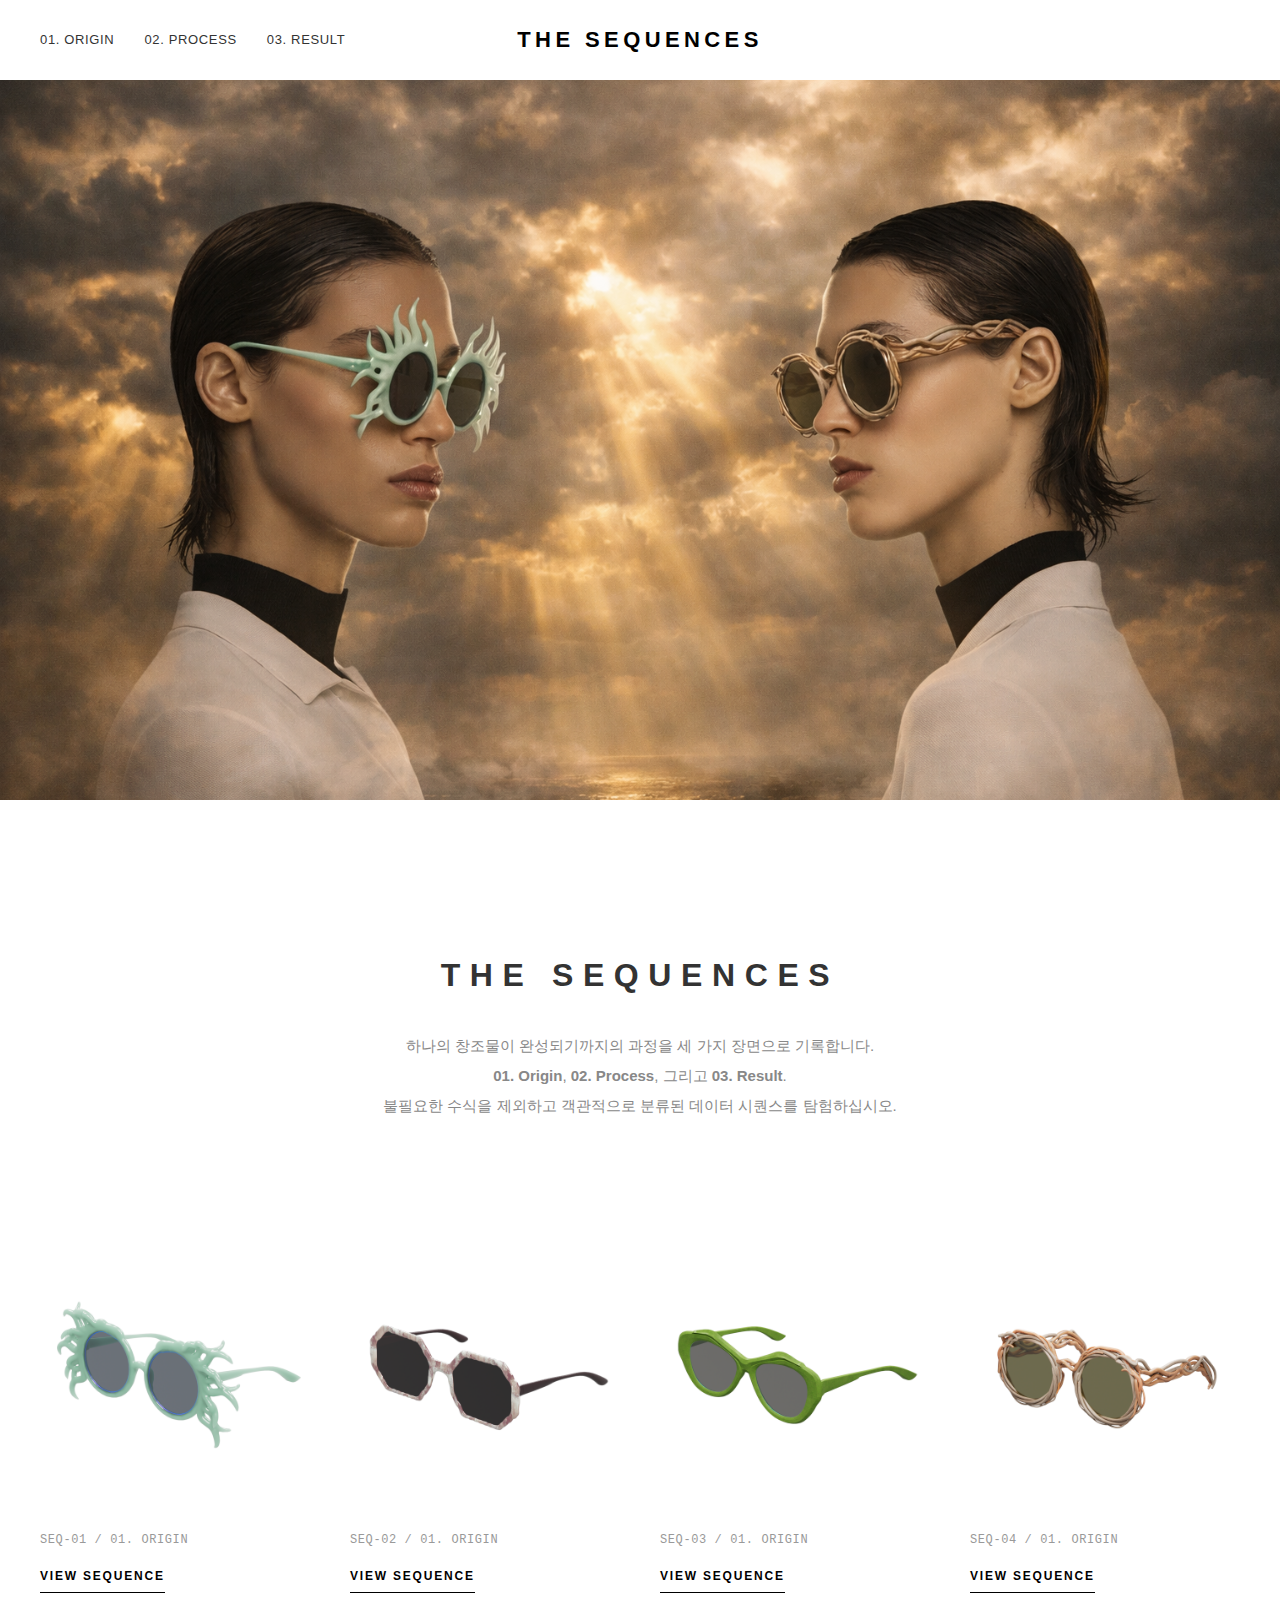
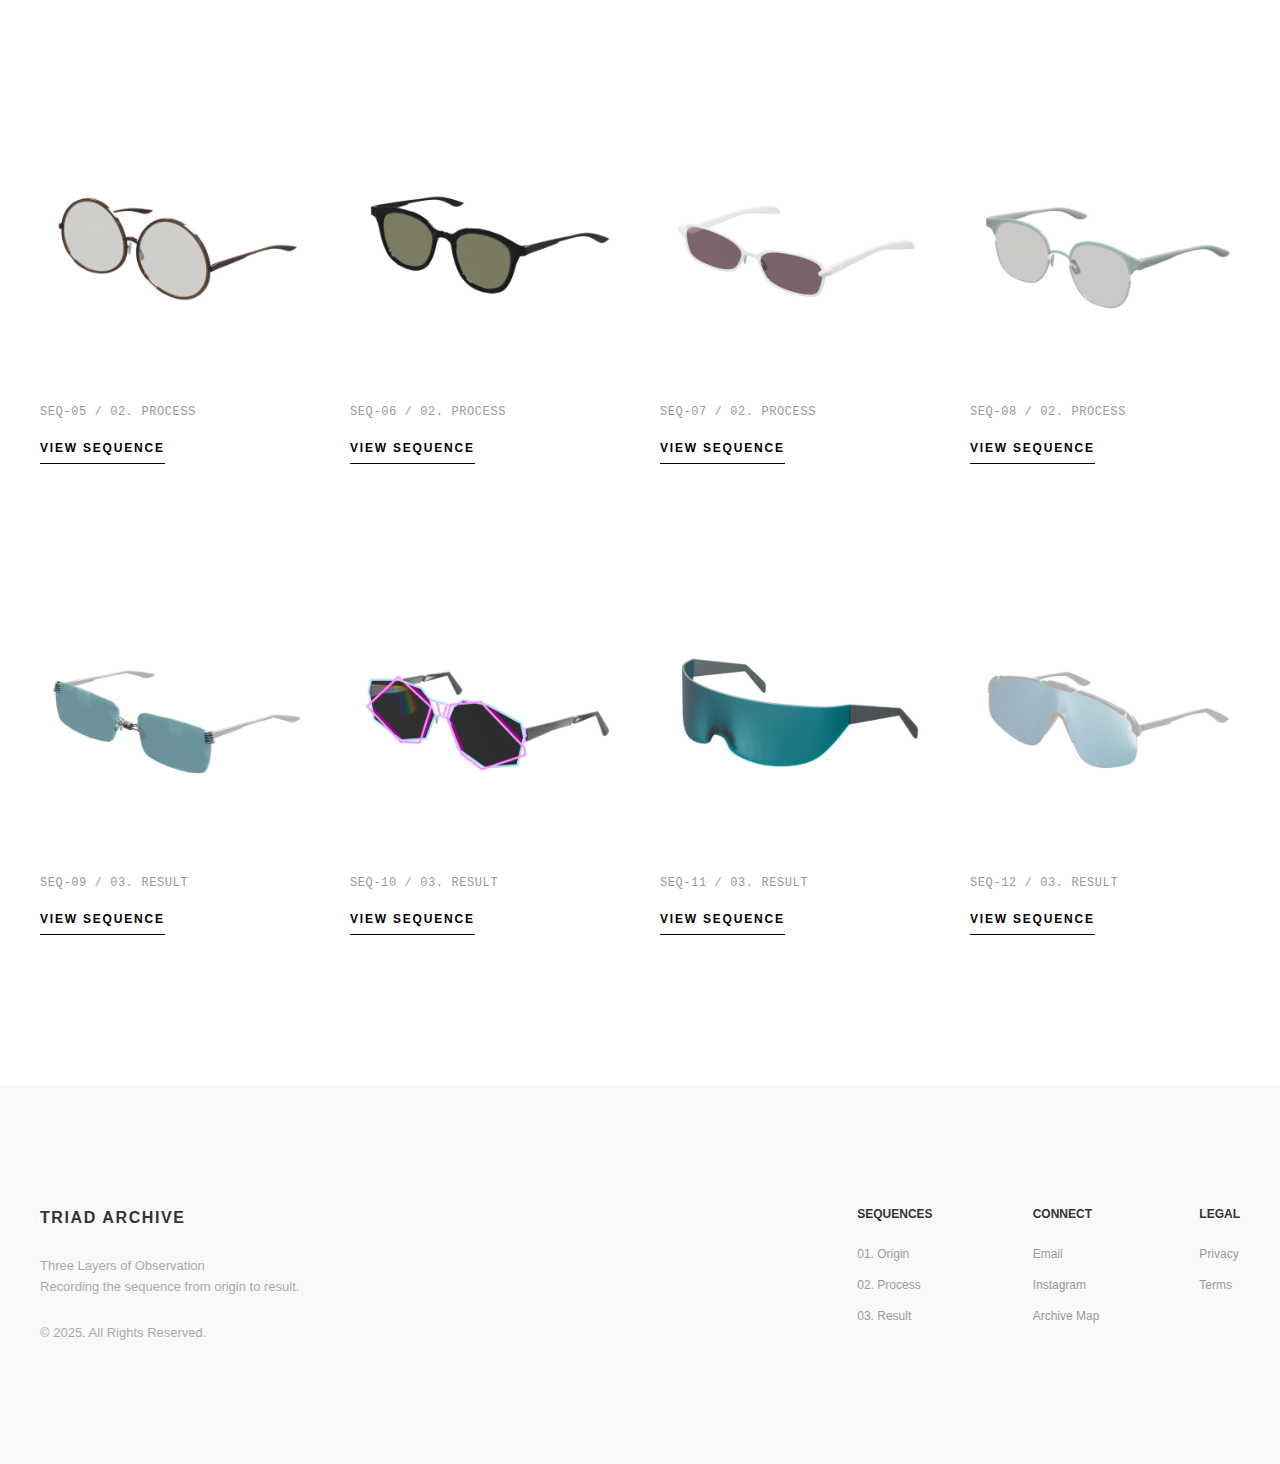
<file: index.html>
<!DOCTYPE html>
<html lang="ko">
  <head>
    <meta charset="UTF-8" />
    <meta name="viewport" content="width=device-width, initial-scale=1.0" />
    <title>THE SEQUENCES</title>
    <link rel="stylesheet" href="style.css" />
  </head>
  <body>
    <header>
      <nav>
        <div class="nav-links">
          <a href="collection1.html">01. ORIGIN</a>
          <a href="collection2.html">02. PROCESS</a>
          <a href="collection3.html">03. RESULT</a>
        </div>
        <div class="logo">
          <a href="index.html">THE SEQUENCES</a>
        </div>
      </nav>
    </header>

    <section class="main-banner">
      <img src="img/main.png" alt="Origin Sequence Visual" />

      <div class="banner-text"></div>
    </section>

    <section class="content-section">
      <div class="section-header">
        <h2>The Sequences</h2>
        <p>
          하나의 창조물이 완성되기까지의 과정을 세 가지 장면으로 기록합니다.
          <br />
          <strong>01. Origin</strong>, <strong>02. Process</strong>, 그리고
          <strong>03. Result</strong>. <br />
          불필요한 수식을 제외하고 객관적으로 분류된 데이터 시퀀스를
          탐험하십시오.
        </p>
      </div>
      <div class="grid-container">
        <script>
          for (let i = 1; i <= 12; i++) {
            // 줄 번호 계산 (1~4: 1줄, 5~8: 2줄, 9~12: 3줄)
            let link = "";
            let seqName = "";

            if (i <= 4) {
              link = "collection1.html";
              seqName = "01. ORIGIN";
            } else if (i <= 8) {
              link = "collection2.html";
              seqName = "02. PROCESS";
            } else {
              link = "collection3.html";
              seqName = "03. RESULT";
            }

            document.write(`
          <div class="card">
              <a href="${link}" class="img-link">
                  <div class="img-box">
                      <img src="img/${i}.png" alt="Sequence ${i}">
                  </div>
              </a>
              <p class="card-text">SEQ-${String(i).padStart(
                2,
                "0"
              )} / ${seqName}</p>
              <a href="${link}" class="learn-more">View Sequence</a>
          </div>
      `);
          }
        </script>
      </div>
    </section>

    <footer>
      <div class="footer-container">
        <div class="footer-info">
          <h3>TRIAD ARCHIVE</h3>
          <p>
            Three Layers of Observation<br />Recording the sequence from origin
            to result.
          </p>
          <br />
          <p class="copyright">© 2025. All Rights Reserved.</p>
        </div>

        <div class="footer-links">
          <div class="link-col">
            <strong>Sequences</strong>
            <a href="collection1.html">01. Origin</a>
            <a href="collection2.html">02. Process</a>
            <a href="collection3.html">03. Result</a>
          </div>
          <div class="link-col">
            <strong>Connect</strong>
            <a href="mailto:info@triad-archive.com">Email</a>
            <a href="https://instagram.com" target="_blank">Instagram</a>
            <a href="#">Archive Map</a>
          </div>
          <div class="link-col">
            <strong>Legal</strong>
            <a href="#">Privacy</a>
            <a href="#">Terms</a>
          </div>
        </div>
      </div>
    </footer>
  </body>
</html>
</file>
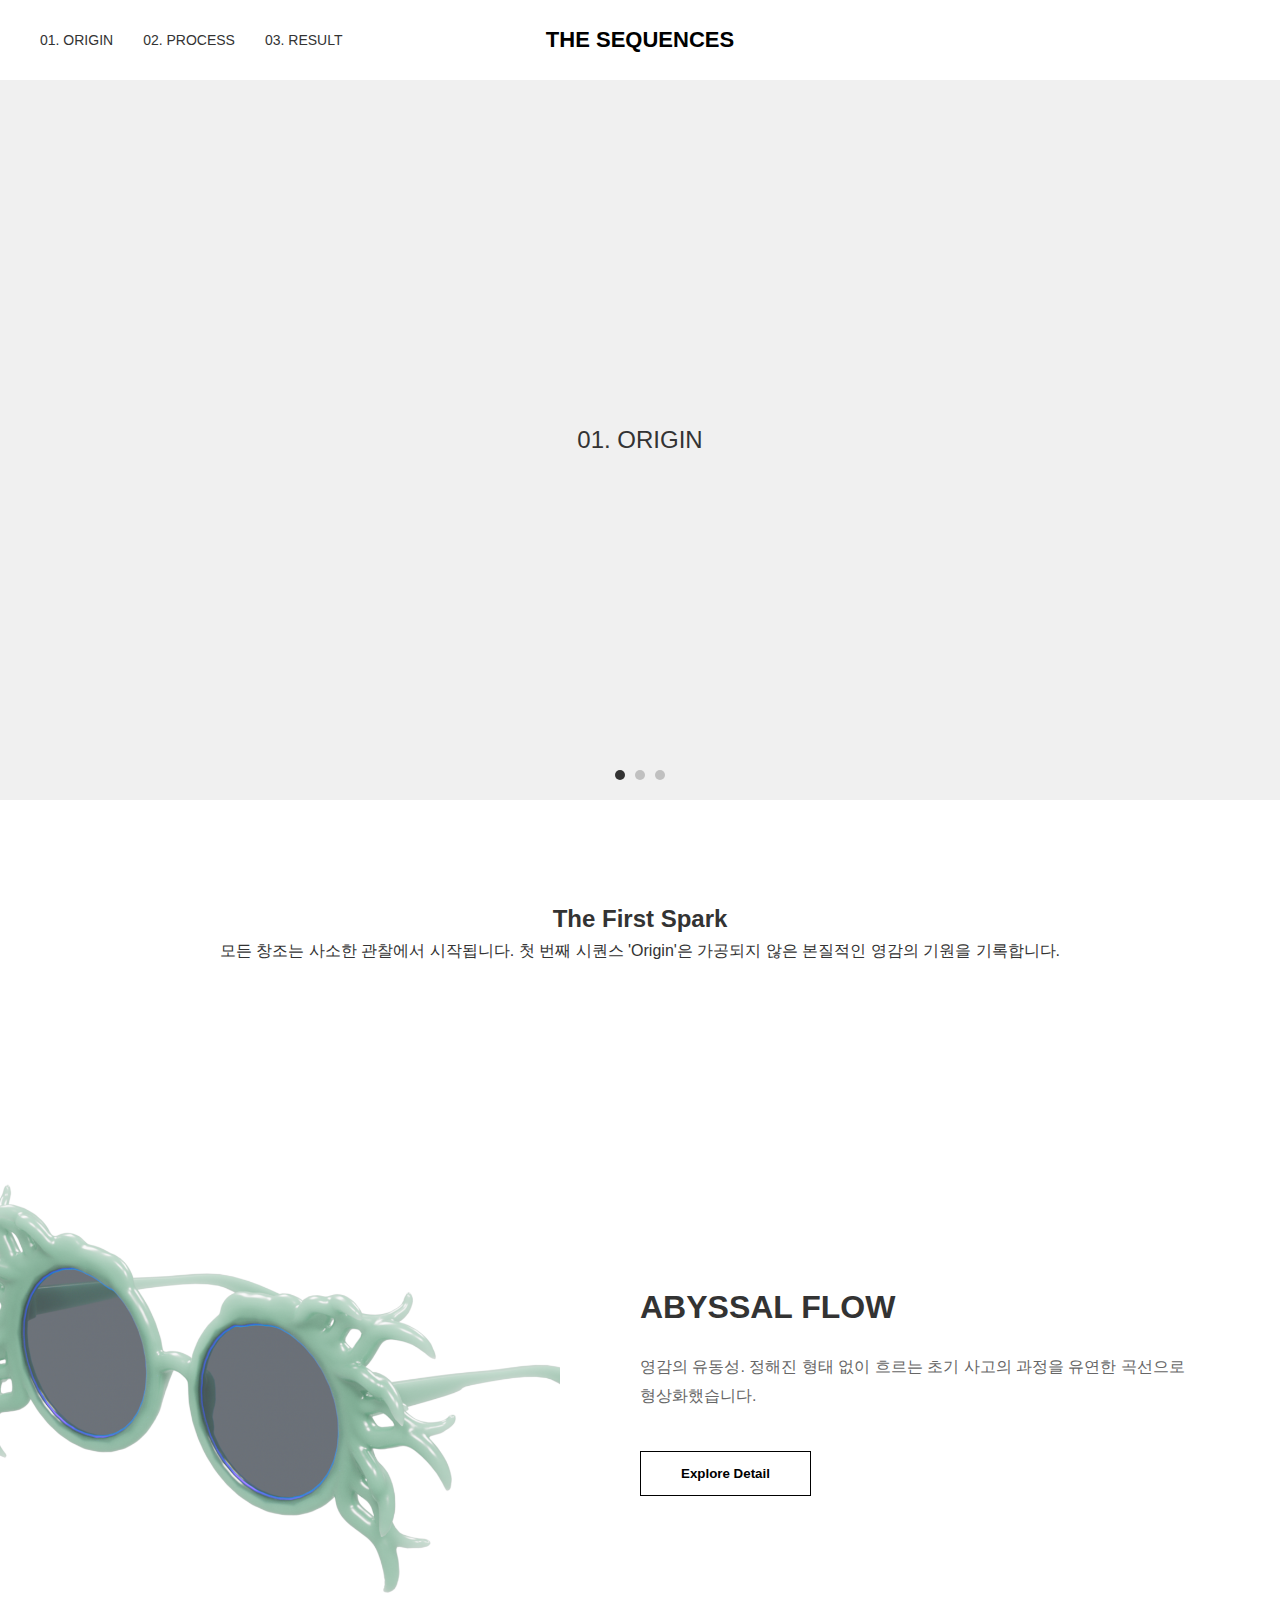
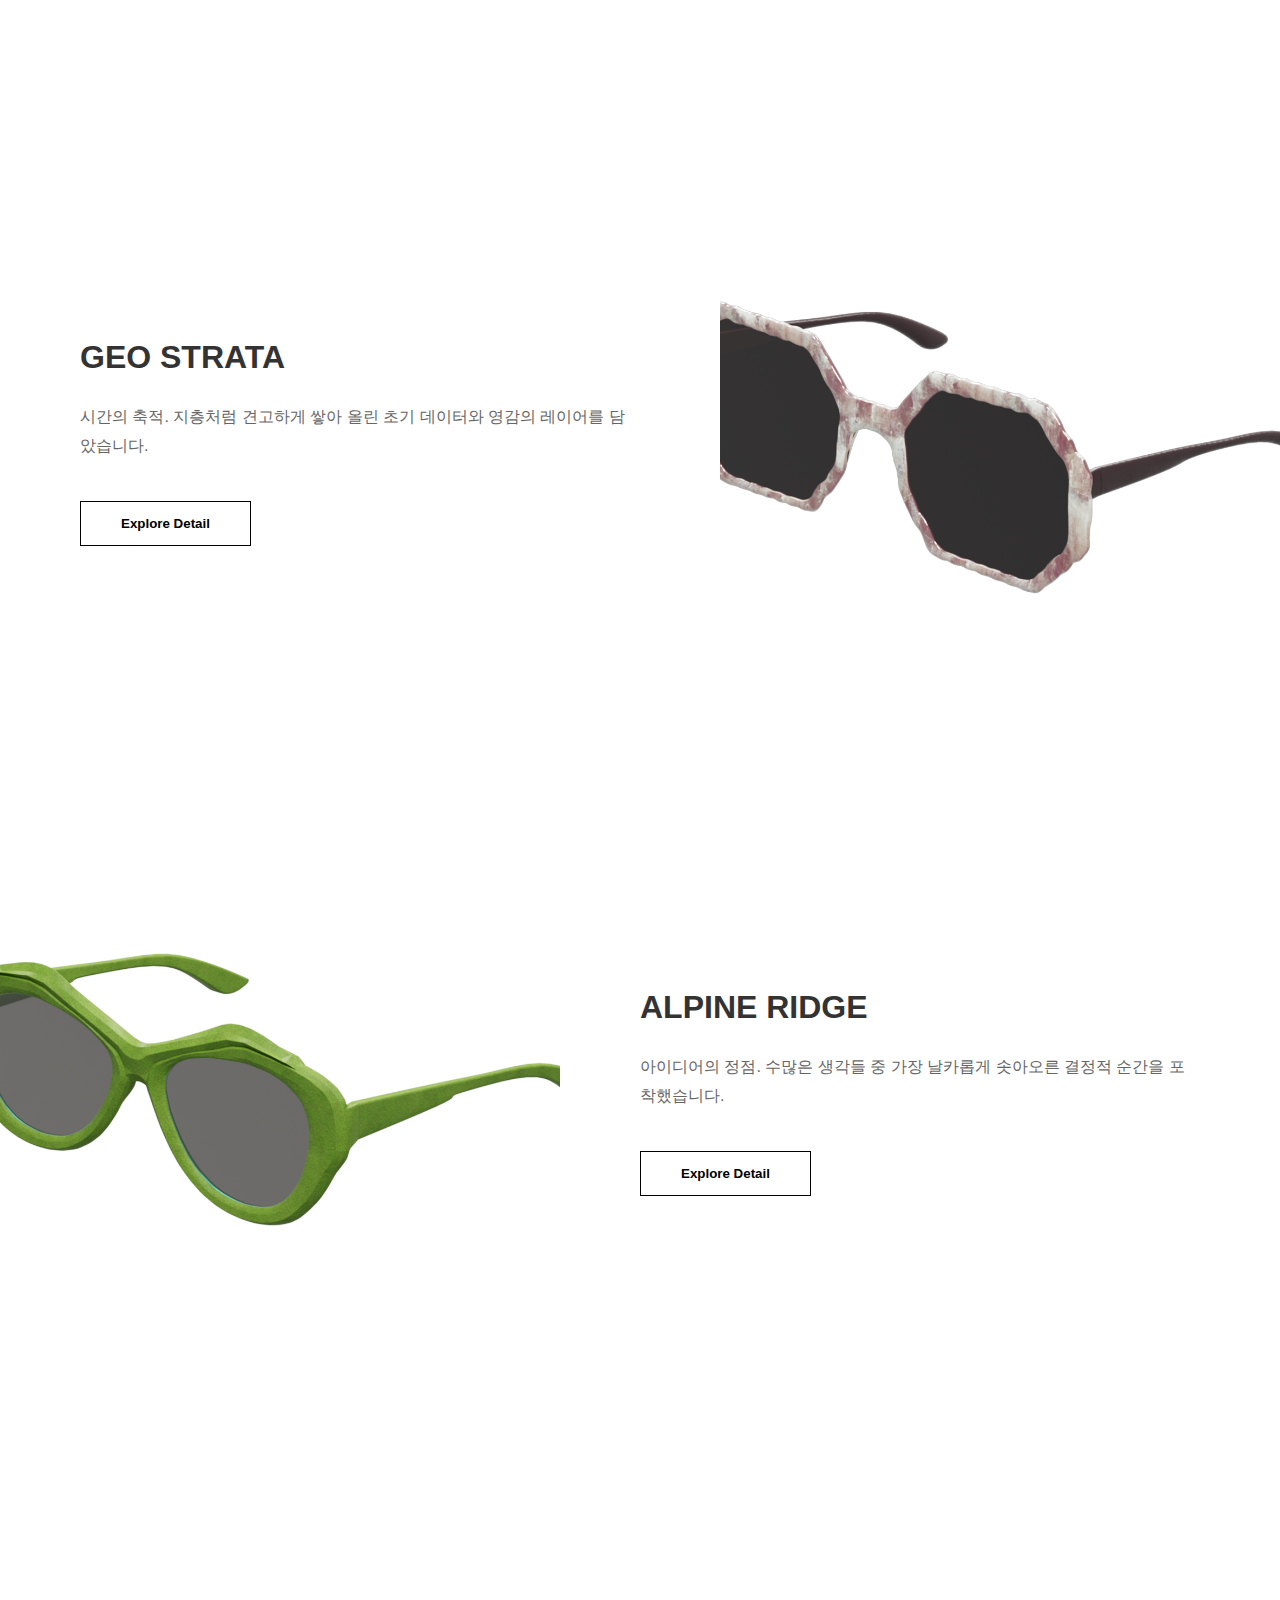
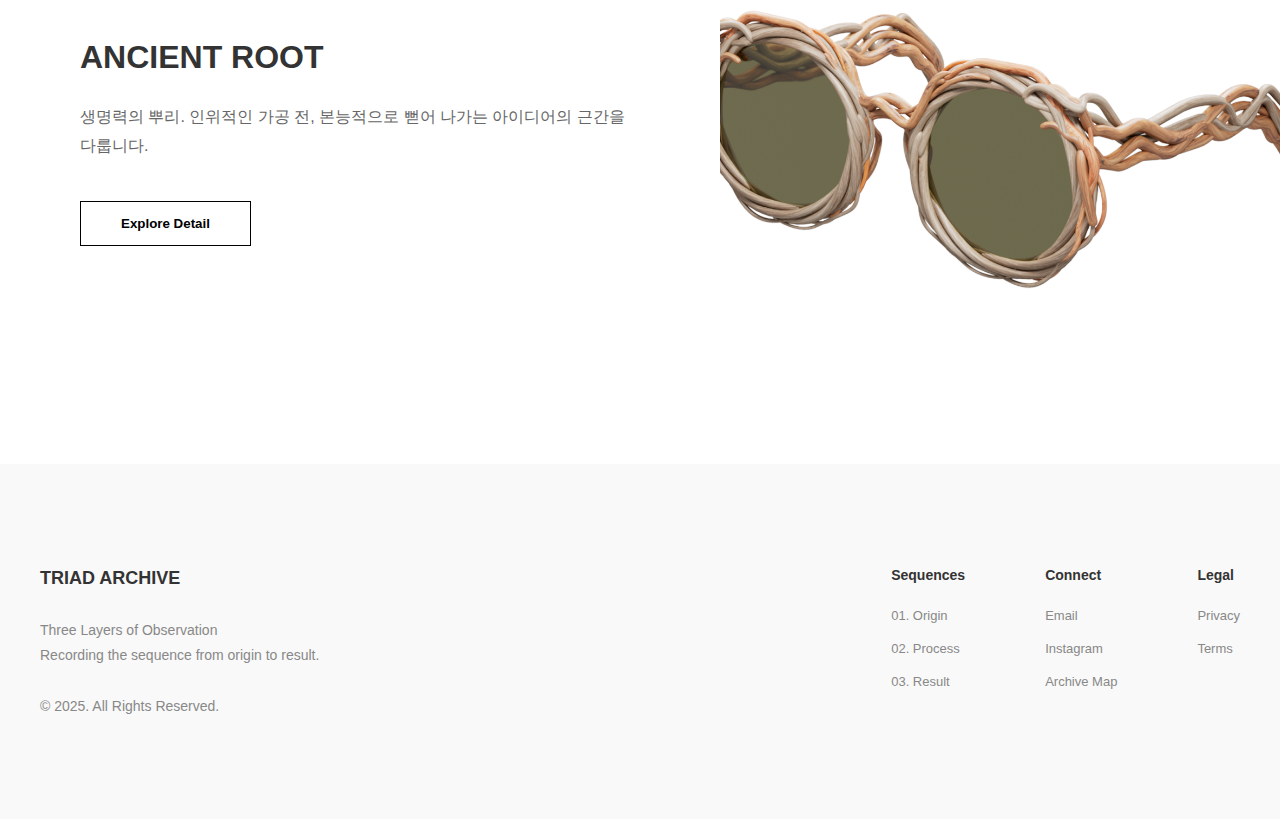
<file: collection1.html>
<!DOCTYPE html>
<html lang="ko">
  <head>
    <meta charset="UTF-8" />
    <meta name="viewport" content="width=device-width, initial-scale=1.0" />
    <title>THE SEQUENCES - 01. ORIGIN</title>
    <link rel="stylesheet" href="common_style.css" />
  </head>
  <body>
    <header>
      <nav>
        <div class="nav-links">
          <a href="collection1.html">01. ORIGIN</a>
          <a href="collection2.html">02. PROCESS</a>
          <a href="collection3.html">03. RESULT</a>
        </div>
        <div class="logo">
          <a href="index.html">THE SEQUENCES</a>
        </div>
      </nav>
    </header>

    <section class="common-banner">
      <div class="slider-wrapper">
        <div class="common-slide">01. ORIGIN</div>
        <div class="common-slide">RAW INSPIRATION</div>
        <div class="common-slide">SEQUENCE START</div>
      </div>
      <div class="slider-dots">
        <span class="dot active" onclick="moveSlide(0)"></span>
        <span class="dot" onclick="moveSlide(1)"></span>
        <span class="dot" onclick="moveSlide(2)"></span>
      </div>
    </section>

    <section class="zigzag-section">
      <div class="section-intro">
        <h2>The First Spark</h2>
        <p>
          모든 창조는 사소한 관찰에서 시작됩니다. 첫 번째 시퀀스 'Origin'은
          가공되지 않은 본질적인 영감의 기원을 기록합니다.
        </p>
      </div>

      <div class="feature-row">
        <div class="media-box">
          <img src="img/col_1.png" class="base-img" />
          <video muted loop playsinline class="hover-vid">
            <source src="img/col_1.mp4" type="video/mp4" />
          </video>
        </div>
        <div class="text-box">
          <h3>ABYSSAL FLOW</h3>
          <p>
            영감의 유동성. 정해진 형태 없이 흐르는 초기 사고의 과정을 유연한
            곡선으로 형상화했습니다.
          </p>
          <button class="learn-more">Explore Detail</button>
        </div>
      </div>

      <div class="feature-row reverse">
        <div class="media-box">
          <img src="img/col_2.png" class="base-img" />
          <video muted loop playsinline class="hover-vid">
            <source src="img/col_2.mp4" type="video/mp4" />
          </video>
        </div>
        <div class="text-box">
          <h3>GEO STRATA</h3>
          <p>
            시간의 축적. 지층처럼 견고하게 쌓아 올린 초기 데이터와 영감의
            레이어를 담았습니다.
          </p>
          <button class="learn-more">Explore Detail</button>
        </div>
      </div>

      <div class="feature-row">
        <div class="media-box">
          <img src="img/col_3.png" class="base-img" />
          <video muted loop playsinline class="hover-vid">
            <source src="img/col_3.mp4" type="video/mp4" />
          </video>
        </div>
        <div class="text-box">
          <h3>ALPINE RIDGE</h3>
          <p>
            아이디어의 정점. 수많은 생각들 중 가장 날카롭게 솟아오른 결정적
            순간을 포착했습니다.
          </p>
          <button class="learn-more">Explore Detail</button>
        </div>
      </div>

      <div class="feature-row reverse">
        <div class="media-box">
          <img src="img/col_4.png" class="base-img" />
          <video muted loop playsinline class="hover-vid">
            <source src="img/col_4.mp4" type="video/mp4" />
          </video>
        </div>
        <div class="text-box">
          <h3>ANCIENT ROOT</h3>
          <p>
            생명력의 뿌리. 인위적인 가공 전, 본능적으로 뻗어 나가는 아이디어의
            근간을 다룹니다.
          </p>
          <button class="learn-more">Explore Detail</button>
        </div>
      </div>
    </section>

    <footer>
      <div class="footer-container">
        <div class="footer-info">
          <h3>TRIAD ARCHIVE</h3>
          <p>
            Three Layers of Observation<br />Recording the sequence from origin
            to result.
          </p>
          <br />
          <p class="copyright">© 2025. All Rights Reserved.</p>
        </div>

        <div class="footer-links">
          <div class="link-col">
            <strong>Sequences</strong>
            <a href="collection1.html">01. Origin</a>
            <a href="collection2.html">02. Process</a>
            <a href="collection3.html">03. Result</a>
          </div>
          <div class="link-col">
            <strong>Connect</strong>
            <a href="mailto:info@triad-archive.com">Email</a>
            <a href="https://instagram.com" target="_blank">Instagram</a>
            <a href="#">Archive Map</a>
          </div>
          <div class="link-col">
            <strong>Legal</strong>
            <a href="#">Privacy</a>
            <a href="#">Terms</a>
          </div>
        </div>
      </div>
    </footer>
    <script src="common_script.js"></script>
  </body>
</html>
</file>
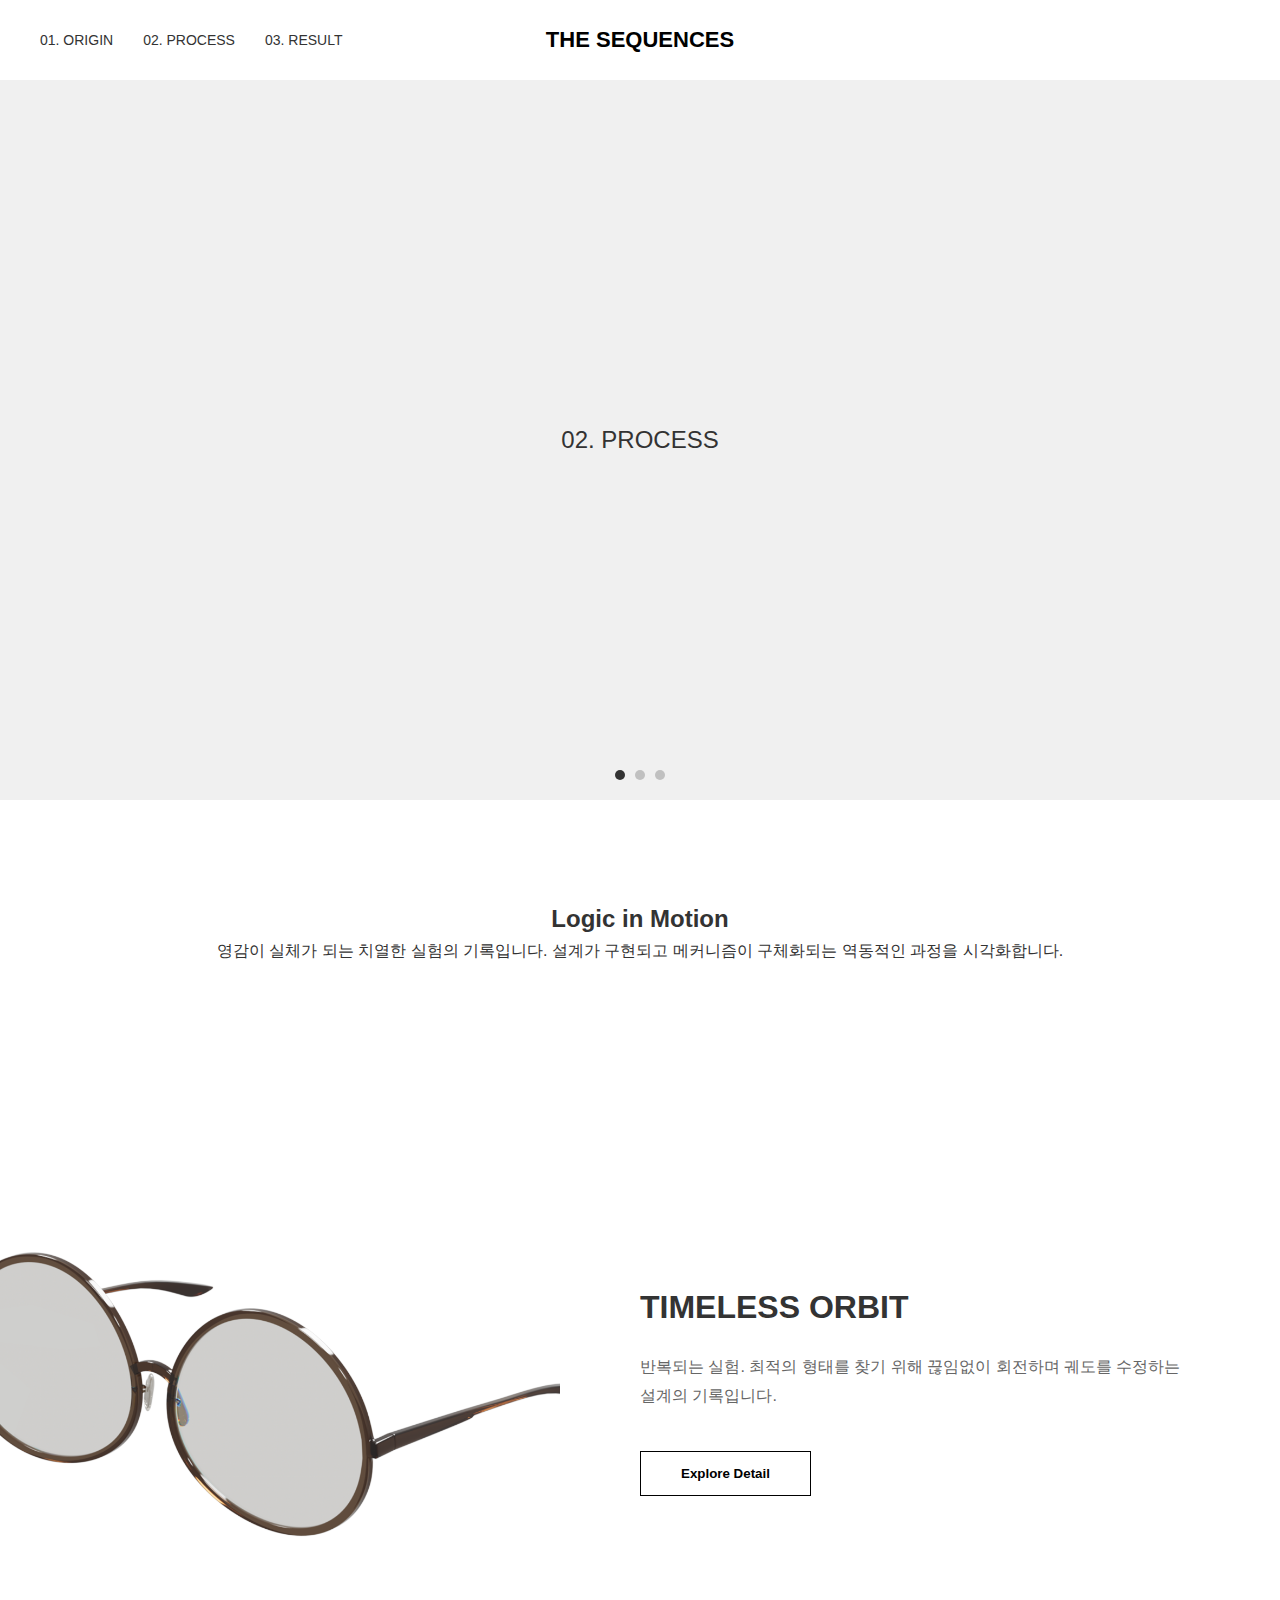
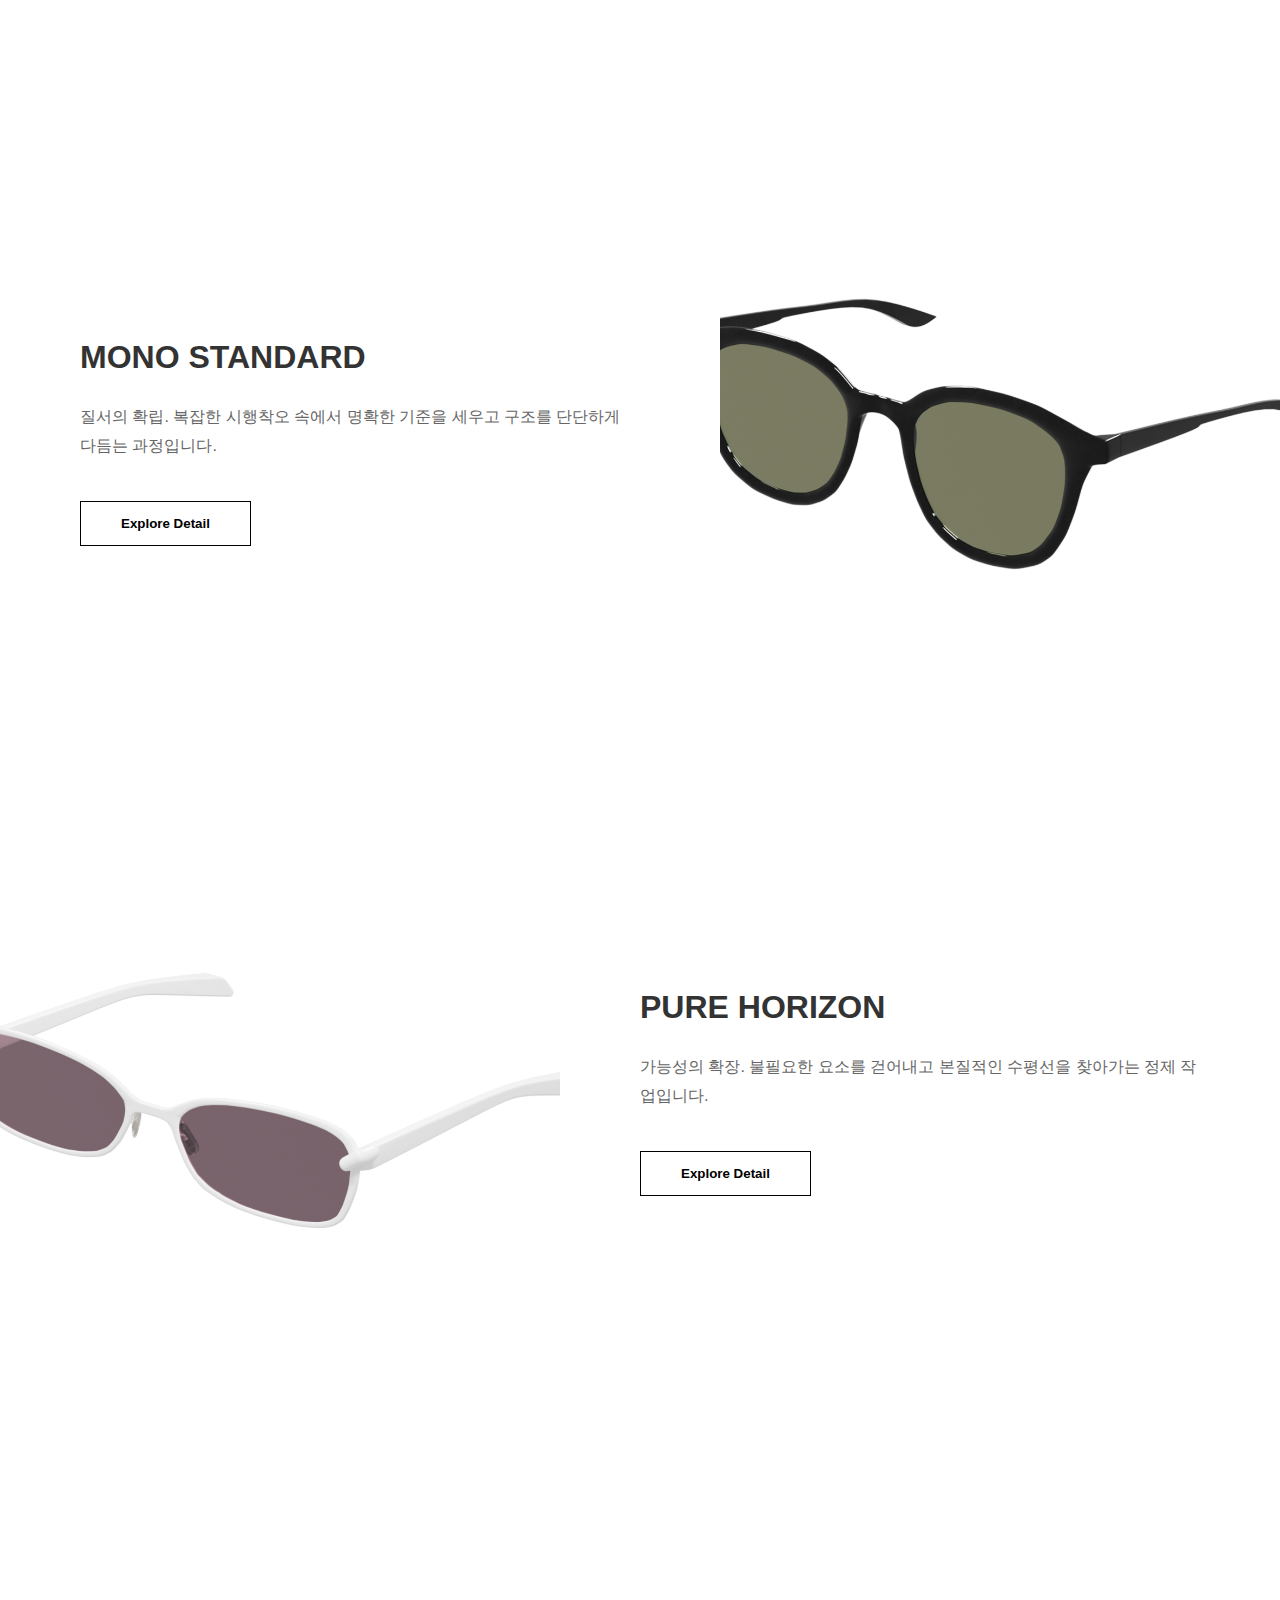
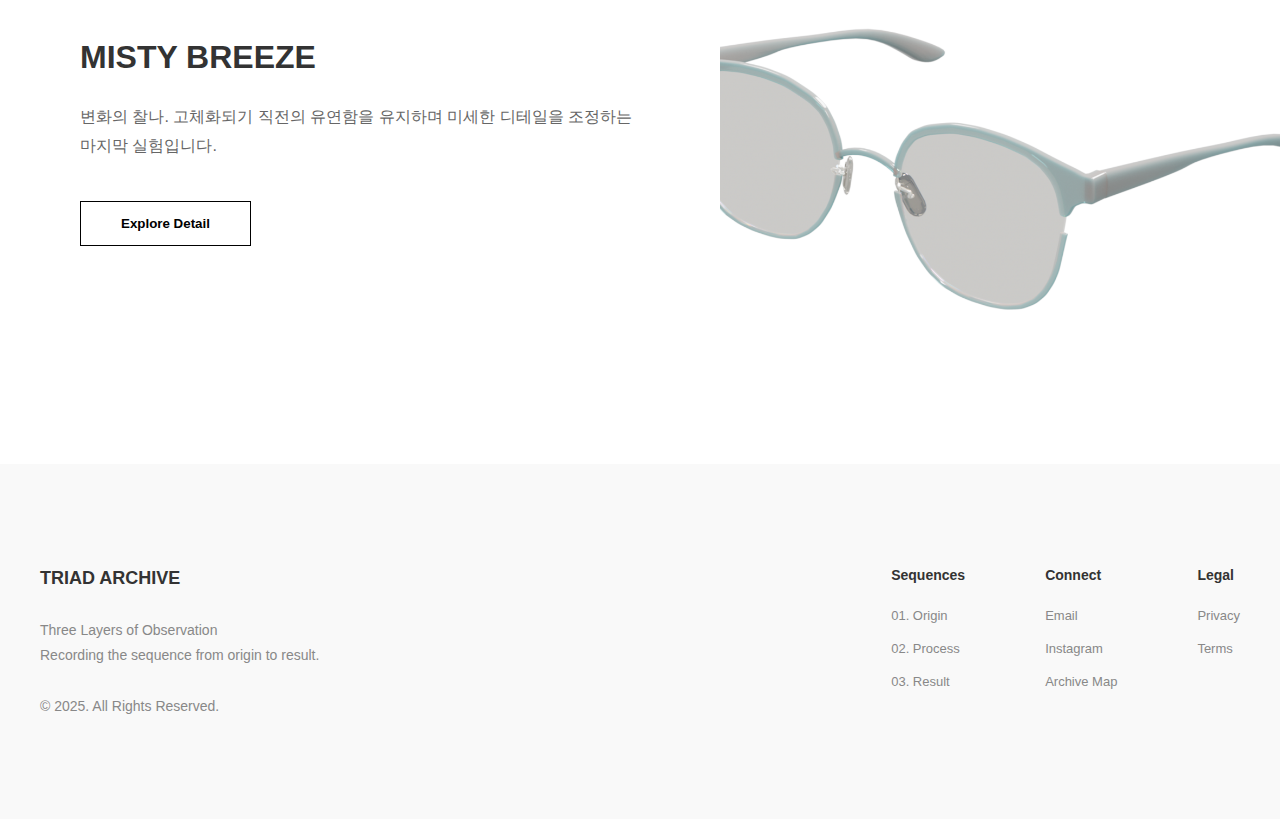
<file: collection2.html>
<!DOCTYPE html>
<html lang="ko">
  <head>
    <meta charset="UTF-8" />
    <meta name="viewport" content="width=device-width, initial-scale=1.0" />
    <title>THE SEQUENCES - 02. PROCESS</title>
    <link rel="stylesheet" href="common_style.css" />
  </head>
  <body>
    <header>
      <nav>
        <div class="nav-links">
          <a href="collection1.html">01. ORIGIN</a>
          <a href="collection2.html">02. PROCESS</a>
          <a href="collection3.html">03. RESULT</a>
        </div>
        <div class="logo">
          <a href="index.html">THE SEQUENCES</a>
        </div>
      </nav>
    </header>

    <section class="common-banner">
      <div class="slider-wrapper">
        <div class="common-slide">02. PROCESS</div>
        <div class="common-slide">LOGIC IN MOTION</div>
        <div class="common-slide">EXPERIMENTAL DATA</div>
      </div>
      <div class="slider-dots">
        <span class="dot active" onclick="moveSlide(0)"></span>
        <span class="dot" onclick="moveSlide(1)"></span>
        <span class="dot" onclick="moveSlide(2)"></span>
      </div>
    </section>

    <section class="zigzag-section">
      <div class="section-intro">
        <h2>Logic in Motion</h2>
        <p>
          영감이 실체가 되는 치열한 실험의 기록입니다. 설계가 구현되고
          메커니즘이 구체화되는 역동적인 과정을 시각화합니다.
        </p>
      </div>

      <div class="feature-row">
        <div class="media-box">
          <img src="img/col_5.png" class="base-img" />
          <video muted loop playsinline class="hover-vid">
            <source src="img/col_5.mp4" type="video/mp4" />
          </video>
        </div>
        <div class="text-box">
          <h3>TIMELESS ORBIT</h3>
          <p>
            반복되는 실험. 최적의 형태를 찾기 위해 끊임없이 회전하며 궤도를
            수정하는 설계의 기록입니다.
          </p>
          <button class="learn-more">Explore Detail</button>
        </div>
      </div>

      <div class="feature-row reverse">
        <div class="media-box">
          <img src="img/col_6.png" class="base-img" />
          <video muted loop playsinline class="hover-vid">
            <source src="img/col_6.mp4" type="video/mp4" />
          </video>
        </div>
        <div class="text-box">
          <h3>MONO STANDARD</h3>
          <p>
            질서의 확립. 복잡한 시행착오 속에서 명확한 기준을 세우고 구조를
            단단하게 다듬는 과정입니다.
          </p>
          <button class="learn-more">Explore Detail</button>
        </div>
      </div>

      <div class="feature-row">
        <div class="media-box">
          <img src="img/col_7.png" class="base-img" />
          <video muted loop playsinline class="hover-vid">
            <source src="img/col_7.mp4" type="video/mp4" />
          </video>
        </div>
        <div class="text-box">
          <h3>PURE HORIZON</h3>
          <p>
            가능성의 확장. 불필요한 요소를 걷어내고 본질적인 수평선을 찾아가는
            정제 작업입니다.
          </p>
          <button class="learn-more">Explore Detail</button>
        </div>
      </div>

      <div class="feature-row reverse">
        <div class="media-box">
          <img src="img/col_8.png" class="base-img" />
          <video muted loop playsinline class="hover-vid">
            <source src="img/col_8.mp4" type="video/mp4" />
          </video>
        </div>
        <div class="text-box">
          <h3>MISTY BREEZE</h3>
          <p>
            변화의 찰나. 고체화되기 직전의 유연함을 유지하며 미세한 디테일을
            조정하는 마지막 실험입니다.
          </p>
          <button class="learn-more">Explore Detail</button>
        </div>
      </div>
    </section>

    <footer>
      <div class="footer-container">
        <div class="footer-info">
          <h3>TRIAD ARCHIVE</h3>
          <p>
            Three Layers of Observation<br />Recording the sequence from origin
            to result.
          </p>
          <br />
          <p class="copyright">© 2025. All Rights Reserved.</p>
        </div>

        <div class="footer-links">
          <div class="link-col">
            <strong>Sequences</strong>
            <a href="collection1.html">01. Origin</a>
            <a href="collection2.html">02. Process</a>
            <a href="collection3.html">03. Result</a>
          </div>
          <div class="link-col">
            <strong>Connect</strong>
            <a href="mailto:info@triad-archive.com">Email</a>
            <a href="https://instagram.com" target="_blank">Instagram</a>
            <a href="#">Archive Map</a>
          </div>
          <div class="link-col">
            <strong>Legal</strong>
            <a href="#">Privacy</a>
            <a href="#">Terms</a>
          </div>
        </div>
      </div>
    </footer>
    <script src="common_script.js"></script>
  </body>
</html>
</file>
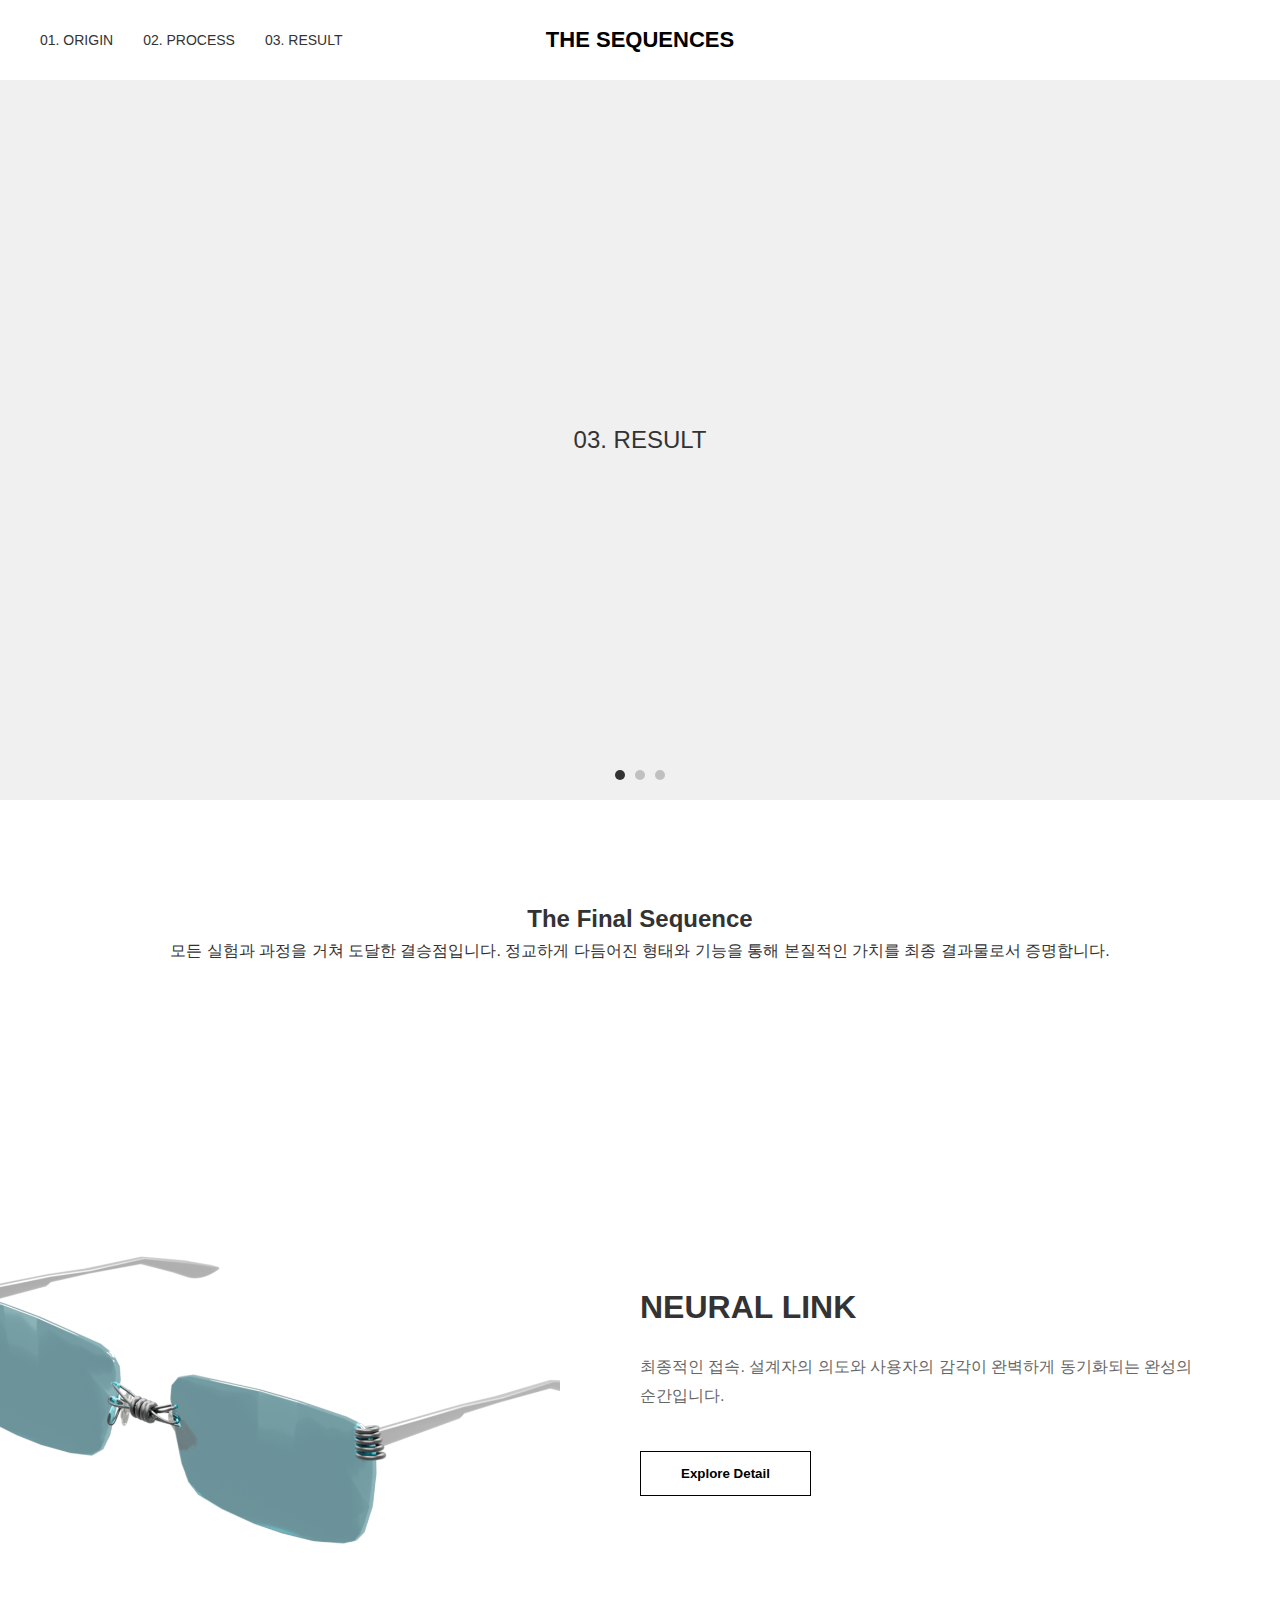
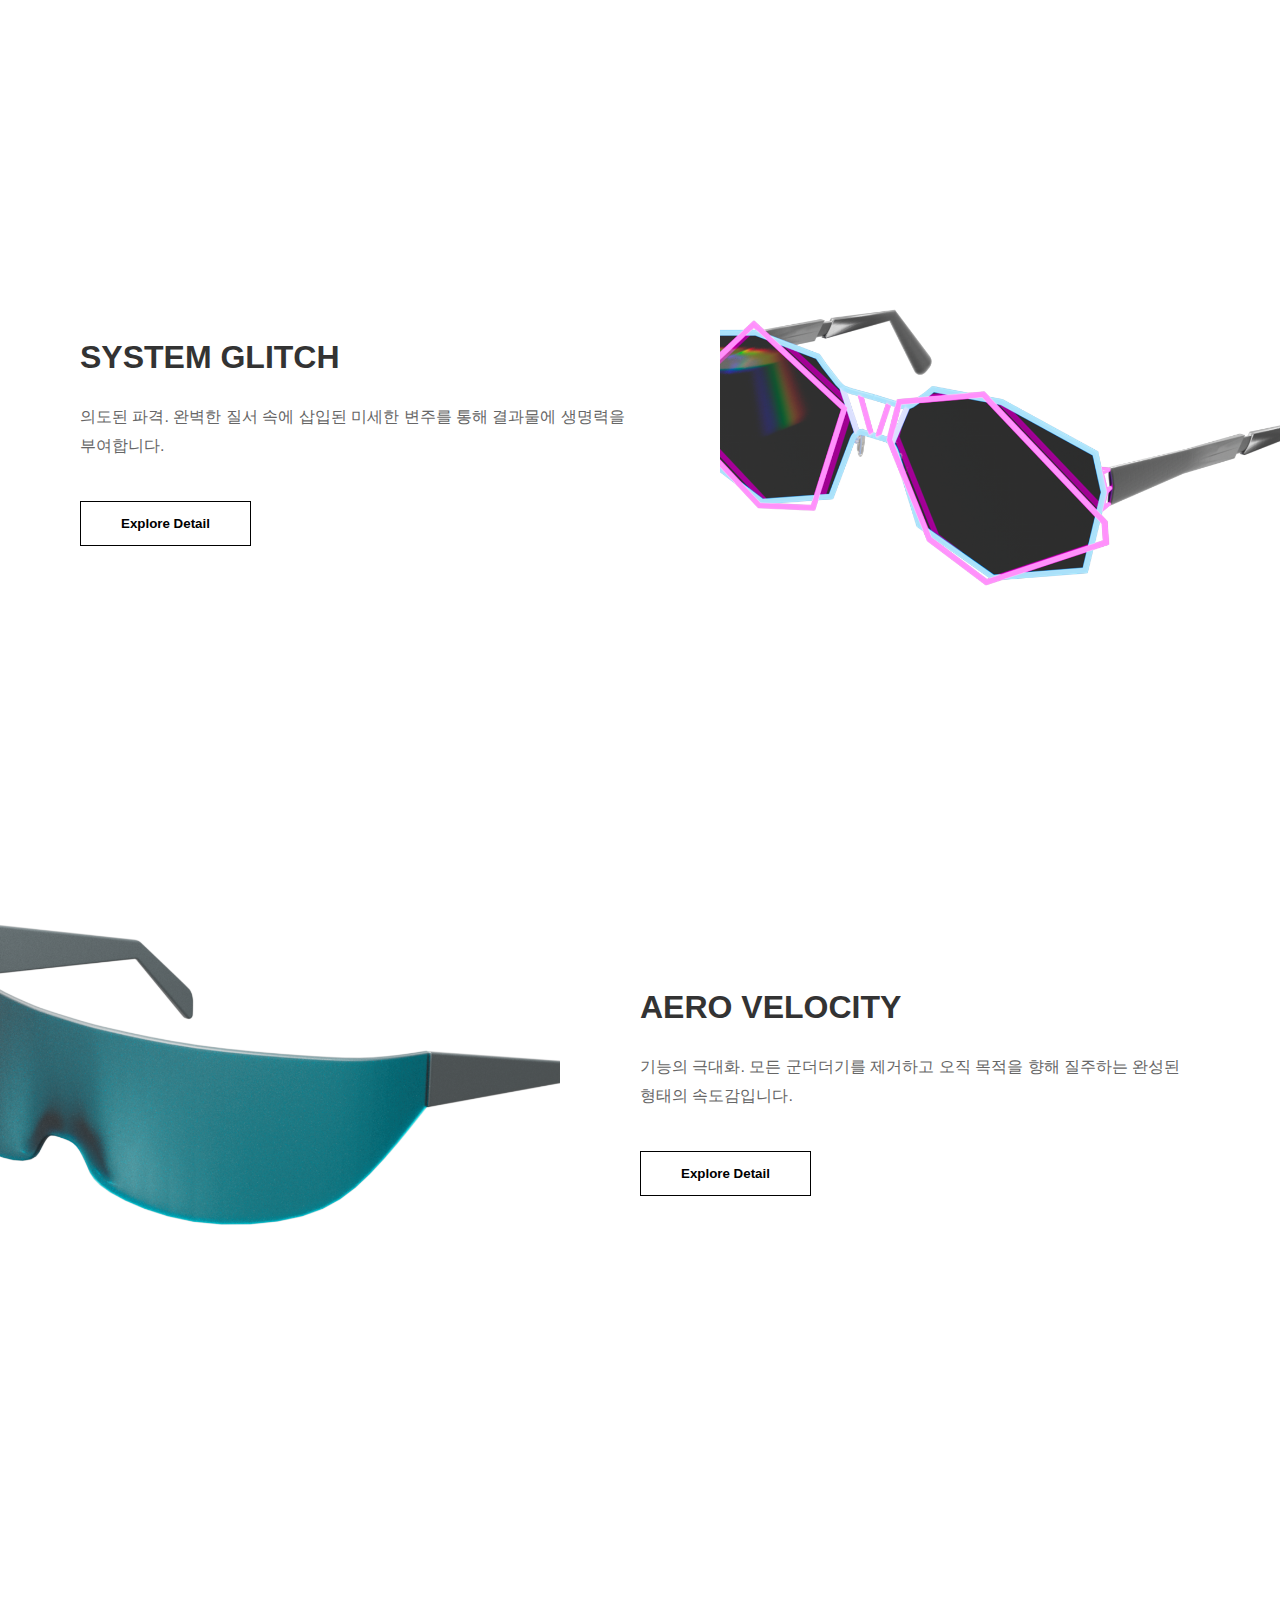
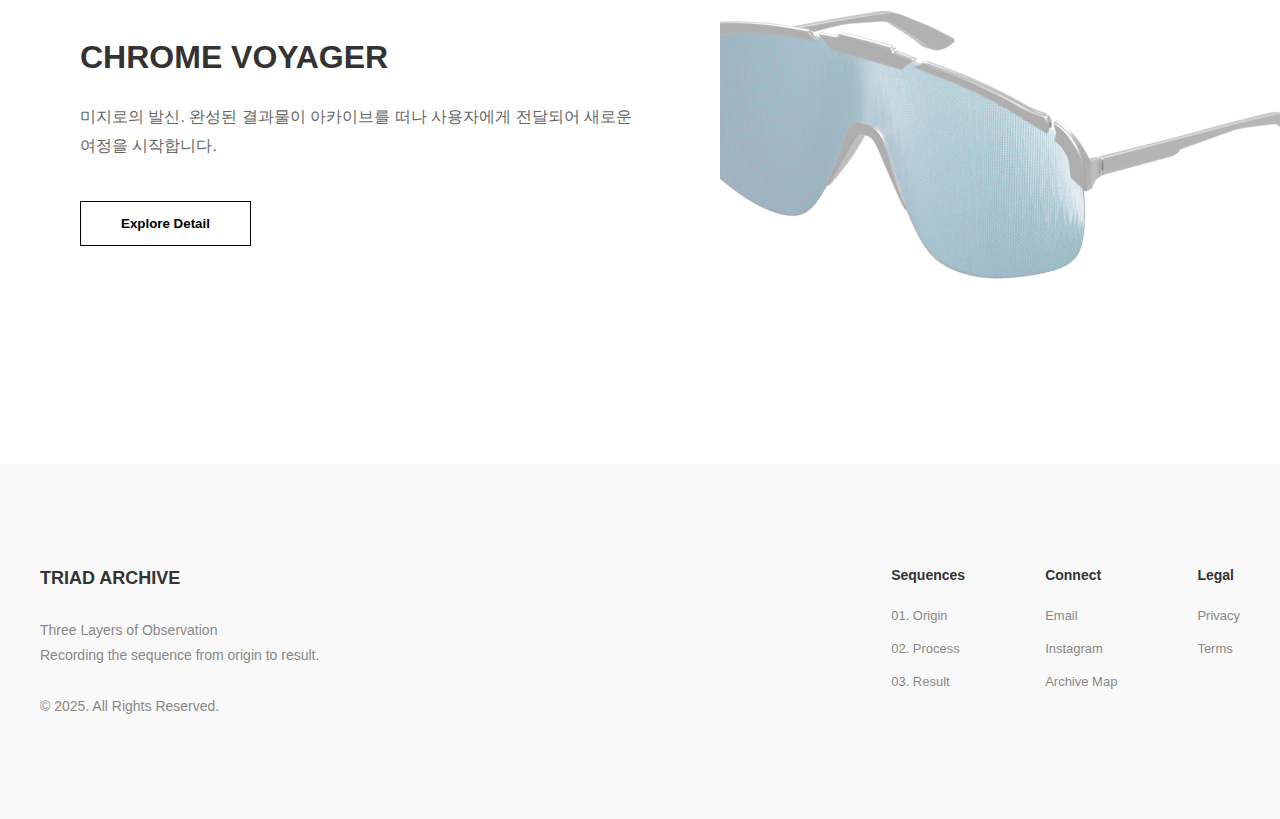
<file: collection3.html>
<!DOCTYPE html>
<html lang="ko">
  <head>
    <meta charset="UTF-8" />
    <meta name="viewport" content="width=device-width, initial-scale=1.0" />
    <title>THE SEQUENCES - 03. RESULT</title>
    <link rel="stylesheet" href="common_style.css" />
  </head>
  <body>
    <header>
      <nav>
        <div class="nav-links">
          <a href="collection1.html">01. ORIGIN</a>
          <a href="collection2.html">02. PROCESS</a>
          <a href="collection3.html">03. RESULT</a>
        </div>
        <div class="logo">
          <a href="index.html">THE SEQUENCES</a>
        </div>
      </nav>
    </header>

    <section class="common-banner">
      <div class="slider-wrapper">
        <div class="common-slide">03. RESULT</div>
        <div class="common-slide">FINAL SEQUENCE</div>
        <div class="common-slide">ARCHIVE COMPLETE</div>
      </div>
      <div class="slider-dots">
        <span class="dot active" onclick="moveSlide(0)"></span>
        <span class="dot" onclick="moveSlide(1)"></span>
        <span class="dot" onclick="moveSlide(2)"></span>
      </div>
    </section>

    <section class="zigzag-section">
      <div class="section-intro">
        <h2>The Final Sequence</h2>
        <p>
          모든 실험과 과정을 거쳐 도달한 결승점입니다. 정교하게 다듬어진 형태와
          기능을 통해 본질적인 가치를 최종 결과물로서 증명합니다.
        </p>
      </div>

      <div class="feature-row">
        <div class="media-box">
          <img src="img/col_9.png" class="base-img" />
          <video muted loop playsinline class="hover-vid">
            <source src="img/col_9.mp4" type="video/mp4" />
          </video>
        </div>
        <div class="text-box">
          <h3>NEURAL LINK</h3>
          <p>
            최종적인 접속. 설계자의 의도와 사용자의 감각이 완벽하게 동기화되는
            완성의 순간입니다.
          </p>
          <button class="learn-more">Explore Detail</button>
        </div>
      </div>

      <div class="feature-row reverse">
        <div class="media-box">
          <img src="img/col_10.png" class="base-img" />
          <video muted loop playsinline class="hover-vid">
            <source src="img/col_10.mp4" type="video/mp4" />
          </video>
        </div>
        <div class="text-box">
          <h3>SYSTEM GLITCH</h3>
          <p>
            의도된 파격. 완벽한 질서 속에 삽입된 미세한 변주를 통해 결과물에
            생명력을 부여합니다.
          </p>
          <button class="learn-more">Explore Detail</button>
        </div>
      </div>

      <div class="feature-row">
        <div class="media-box">
          <img src="img/col_11.png" class="base-img" />
          <video muted loop playsinline class="hover-vid">
            <source src="img/col_11.mp4" type="video/mp4" />
          </video>
        </div>
        <div class="text-box">
          <h3>AERO VELOCITY</h3>
          <p>
            기능의 극대화. 모든 군더더기를 제거하고 오직 목적을 향해 질주하는
            완성된 형태의 속도감입니다.
          </p>
          <button class="learn-more">Explore Detail</button>
        </div>
      </div>

      <div class="feature-row reverse">
        <div class="media-box">
          <img src="img/col_12.png" class="base-img" />
          <video muted loop playsinline class="hover-vid">
            <source src="img/col_12.mp4" type="video/mp4" />
          </video>
        </div>
        <div class="text-box">
          <h3>CHROME VOYAGER</h3>
          <p>
            미지로의 발신. 완성된 결과물이 아카이브를 떠나 사용자에게 전달되어
            새로운 여정을 시작합니다.
          </p>
          <button class="learn-more">Explore Detail</button>
        </div>
      </div>
    </section>

    <footer>
      <div class="footer-container">
        <div class="footer-info">
          <h3>TRIAD ARCHIVE</h3>
          <p>
            Three Layers of Observation<br />Recording the sequence from origin
            to result.
          </p>
          <br />
          <p class="copyright">© 2025. All Rights Reserved.</p>
        </div>

        <div class="footer-links">
          <div class="link-col">
            <strong>Sequences</strong>
            <a href="collection1.html">01. Origin</a>
            <a href="collection2.html">02. Process</a>
            <a href="collection3.html">03. Result</a>
          </div>
          <div class="link-col">
            <strong>Connect</strong>
            <a href="mailto:info@triad-archive.com">Email</a>
            <a href="https://instagram.com" target="_blank">Instagram</a>
            <a href="#">Archive Map</a>
          </div>
          <div class="link-col">
            <strong>Legal</strong>
            <a href="#">Privacy</a>
            <a href="#">Terms</a>
          </div>
        </div>
      </div>
    </footer>
    <script src="common_script.js"></script>
  </body>
</html>
</file>
<file: style.css>
/* 1. 기본 초기화 */
* {
  margin: 0;
  padding: 0;
  box-sizing: border-box;
  font-family: "Inter", -apple-system, BlinkMacSystemFont, sans-serif;
}

body {
  background-color: #fff;
  color: #333;
  line-height: 1.6;
  overflow-x: hidden;
}

/* 2. 공통 레이아웃 (1920px 중앙 정렬) */
header nav,
.main-banner,
.common-banner,
.content-section,
.zigzag-section,
.footer-container {
  width: 100%;
  max-width: 1920px;
  margin: 0 auto;
}

/* 3. Header: 모든 페이지 고정 */
header {
  width: 100%;
  height: 80px;
  display: flex;
  align-items: center;
  background: #fff;
  z-index: 1000;
}

nav {
  display: flex;
  justify-content: space-between;
  align-items: center;
  position: relative;
  padding: 0 40px;
  width: 100%;
}

.nav-links {
  display: flex;
  gap: 30px;
}

.nav-links a {
  text-decoration: none;
  color: #333 !important; /* 보라색 방지 */
  font-size: 13px;
  font-weight: 500;
  letter-spacing: 0.05em;
  transition: opacity 0.3s;
}

.nav-links a:hover {
  opacity: 0.6;
}

.logo {
  position: absolute;
  left: 50%;
  transform: translateX(-50%);
  font-weight: 800;
  font-size: 22px;
  letter-spacing: 0.2em;
}

.logo a {
  color: #000 !important;
  text-decoration: none;
}

/* 4. Banner Section */
.main-banner,
.common-banner {
  aspect-ratio: 16 / 9;
  position: relative;
  overflow: hidden;
  background: #f4f4f4;
}

.slider-wrapper {
  display: flex;
  height: 100%;
  transition: transform 0.5s cubic-bezier(0.16, 1, 0.3, 1);
}

.common-slide {
  min-width: 100%;
  height: 100%;
  display: flex;
  justify-content: center;
  align-items: center;
  font-size: 40px;
  font-weight: 800;
  letter-spacing: 0.2em;
  text-transform: uppercase;
}

.slider-dots {
  position: absolute;
  bottom: 30px;
  left: 50%;
  transform: translateX(-50%);
  display: flex;
  gap: 12px;
}

.dot {
  width: 10px;
  height: 10px;
  background: rgba(0, 0, 0, 0.15);
  border-radius: 50%;
  cursor: pointer;
}

.dot.active {
  background: #000;
}

/* 5. Main Grid Content (index.html) */
.content-section {
  padding: 150px 40px;
}

.section-header {
  margin-bottom: 120px;
  text-align: center;
}

.section-header h2 {
  font-size: 32px;
  letter-spacing: 0.3em;
  text-transform: uppercase;
  margin-bottom: 30px;
  font-weight: 800;
}

.section-header p {
  max-width: 800px;
  margin: 0 auto;
  color: #888;
  line-height: 2;
  font-size: 15px;
}

.grid-container {
  display: grid;
  grid-template-columns: repeat(4, 1fr);
  gap: 120px 40px;
}

.img-link {
  display: block;
  text-decoration: none;
  margin-bottom: 20px;
}

.img-box {
  width: 100%;
  aspect-ratio: 1/1;
  background: #f7f7f7;
  overflow: hidden;
}

.img-box img {
  width: 100%;
  height: 100%;
  object-fit: cover;
  transition: transform 0.6s cubic-bezier(0.16, 1, 0.3, 1);
}

.img-link:hover .img-box img {
  transform: scale(1.05);
}

.card-text {
  font-size: 12px;
  font-family: "Courier New", Courier, monospace;
  color: #999;
  margin-bottom: 12px;
  letter-spacing: 0.05em;
}

/* 6. Zigzag Section (Collection Pages) */
.zigzag-section {
  background: #fff;
}

.section-intro {
  padding: 120px 40px;
  text-align: center;
}

.feature-row {
  display: flex;
  width: 100%;
  align-items: stretch;
}

.feature-row.reverse {
  flex-direction: row-reverse;
}

.media-box {
  flex: 1;
  aspect-ratio: 4 / 3;
  position: relative;
  overflow: hidden;
  background: transparent; /* 깜빡임 방지 */
}

.base-img {
  width: 100%;
  height: 100%;
  object-fit: cover;
  position: absolute;
  top: 0;
  left: 0;
  z-index: 2;
  transition: opacity 0.4s ease-in-out;
}

.hover-vid {
  width: 100%;
  height: 100%;
  object-fit: cover;
  position: absolute;
  top: 0;
  left: 0;
  z-index: 1;
}

.media-box:hover .base-img {
  opacity: 0;
}

.text-box {
  flex: 1;
  padding: 0 100px;
  display: flex;
  flex-direction: column;
  justify-content: center;
}

.text-box h3 {
  font-size: 32px;
  margin-bottom: 25px;
}

.text-box p {
  font-size: 16px;
  color: #666;
  margin-bottom: 40px;
}

/* 7. 최종 수정된 미니멀 버튼 (보라색 방지 포함) */
.learn-more {
  display: inline-block;
  padding: 5px 0;
  border: none;
  background: none !important;

  font-size: 12px;
  font-weight: 700;
  color: #000 !important; /* 링크 색상 강제 고정 */
  text-transform: uppercase;
  letter-spacing: 0.15em;
  text-decoration: none;

  border-bottom: 1px solid #000; /* 하단 선 포인트 */
  cursor: pointer;
  transition: opacity 0.3s;
}

.learn-more:hover {
  opacity: 0.5;
  color: #000 !important;
}

/* 모든 링크 방문 후 보라색 변환 원천 차단 */
a:visited {
  color: inherit !important;
}

/* 8. Footer */
footer {
  width: 100%;
  background: #f9f9f9;
  padding: 120px 0;
}

.footer-container {
  display: flex;
  justify-content: space-between;
  padding: 0 40px;
}

.footer-info h3 {
  font-size: 16px;
  margin-bottom: 25px;
  font-weight: 800;
  letter-spacing: 0.1em;
}
.footer-info p {
  font-size: 13px;
  color: #aaa;
}
.footer-links {
  display: flex;
  gap: 100px;
}
.link-col {
  display: flex;
  flex-direction: column;
  gap: 12px;
}
.link-col strong {
  font-size: 12px;
  color: #333;
  margin-bottom: 8px;
  text-transform: uppercase;
}
.link-col a {
  text-decoration: none;
  color: #999 !important;
  font-size: 12px;
}
.link-col a:hover {
  color: #000 !important;
}

/* Responsive */
@media (max-width: 1024px) {
  .grid-container {
    grid-template-columns: repeat(2, 1fr);
  }
  .feature-row {
    flex-direction: column !important;
  }
  .media-box {
    aspect-ratio: 16 / 9;
  }
  .text-box {
    padding: 60px 40px;
  }
}
.main-banner {
  width: 100%;
  max-width: 1920px;
  aspect-ratio: 16 / 9;
  position: relative;
  overflow: hidden;
  background: #000; /* 이미지 로딩 전 배경색 */
}

.main-banner img {
  width: 100%;
  height: 100%;
  object-fit: cover; /* 비율 유지하며 꽉 채움 */
  display: block;
}

/* 이미지 위 텍스트 스타일 (필요 없으면 삭제 가능) */
.banner-text {
  position: absolute;
  top: 50%;
  left: 50%;
  transform: translate(-50%, -50%);
  text-align: center;
  color: #fff;
  z-index: 10;
}

.banner-text h1 {
  font-size: 60px;
  letter-spacing: 0.3em;
  font-weight: 800;
  margin-bottom: 10px;
}

.banner-text p {
  font-size: 18px;
  letter-spacing: 0.1em;
  opacity: 0.8;
}
</file>
<file: common_style.css>
/* 기본 초기화 */
* {
  margin: 0;
  padding: 0;
  box-sizing: border-box;
  font-family: sans-serif;
}

body {
  background-color: #fff;
  color: #333;
  line-height: 1.6;
}

/* 중앙 정렬용 컨테이너 (배너 폭 1920px 기준 공통 적용) */
header nav,
.common-banner,
.zigzag-section,
.footer-container {
  width: 100%;
  max-width: 1920px;
  margin: 0 auto;
}

/* Header: 메인과 동일하게 높이 고정 및 스트로크 제거 */
header {
  width: 100%;
  background: #fff;
  height: 80px;
  display: flex;
  align-items: center;
}

nav {
  display: flex;
  justify-content: space-between;
  align-items: center;
  position: relative;
  padding: 0 40px;
}

.nav-links {
  display: flex;
  gap: 30px;
}

.nav-links a {
  text-decoration: none;
  color: #333;
  font-size: 14px;
  font-weight: 500;
}

.logo {
  position: absolute;
  left: 50%;
  transform: translateX(-50%);
  font-weight: bold;
  font-size: 22px;
}

.logo a {
  color: #000;
  text-decoration: none;
}

/* Banner Slider: 스트로크 제거 */
.common-banner {
  aspect-ratio: 1920 / 1080;
  position: relative;
  overflow: hidden;
  background: #f0f0f0;
}

.slider-wrapper {
  display: flex;
  height: 100%;
  transition: transform 0.5s ease-in-out;
}

.common-slide {
  min-width: 100%;
  height: 100%;
  display: flex;
  justify-content: center;
  align-items: center;
  font-size: 24px;
}

.slider-dots {
  position: absolute;
  bottom: 20px;
  left: 50%;
  transform: translateX(-50%);
  display: flex;
  gap: 10px;
}

.dot {
  width: 10px;
  height: 10px;
  background: rgba(0, 0, 0, 0.2);
  border-radius: 50%;
  cursor: pointer;
}

.dot.active {
  background: #333;
}

/* Zigzag Layout: 스트로크 제거 */
.zigzag-section {
  background: #fff;
}

.section-intro {
  padding: 100px 20px;
  text-align: center;
  max-width: 1200px;
  margin: 0 auto;
}

.feature-row {
  display: flex;
  width: 100%;
  height: 650px;
}

.feature-row.reverse {
  flex-direction: row-reverse;
}

.media-box {
  flex: 1;
  position: relative;
  overflow: hidden;
  background: #000;
  display: flex;
  justify-content: center;
  align-items: center;
}

.base-img {
  width: 100%;
  height: 100%;
  object-fit: cover;
  transition: opacity 0.3s;
}

.hover-vid {
  position: absolute;
  top: 0;
  left: 0;
  width: 100%;
  height: 100%;
  object-fit: cover;
  opacity: 0;
  transition: opacity 0.3s;
}

.media-box:hover .base-img {
  opacity: 0;
}
.media-box:hover .hover-vid {
  opacity: 1;
}

.text-box {
  flex: 1;
  padding: 80px;
  display: flex;
  flex-direction: column;
  justify-content: center;
  align-items: flex-start;
}

.text-box h3 {
  font-size: 32px;
  margin-bottom: 20px;
}

.text-box p {
  font-size: 16px;
  color: #666;
  line-height: 1.8;
  margin-bottom: 40px;
}

.learn-more {
  padding: 14px 40px;
  border: 1px solid #000;
  background: none;
  cursor: pointer;
  font-weight: bold;
  transition: 0.3s;
}

.learn-more:hover {
  background: #000;
  color: #fff;
}

/* Footer: 메인 푸터 기준으로 완전히 수정 */
footer {
  width: 100%;
  background: #f9f9f9;
  padding: 100px 0; /* 배경은 100% 차오르게 설정 */
}

.footer-container {
  display: flex;
  justify-content: space-between;
  align-items: flex-start;
  padding: 0 40px; /* 내부 좌우 여백 */
}

.footer-info h3 {
  font-size: 18px;
  margin-bottom: 25px;
  font-weight: bold;
}

.footer-info p {
  font-size: 14px;
  color: #888;
  line-height: 1.8;
}

.footer-links {
  display: flex;
  gap: 80px;
}

.link-col {
  display: flex;
  flex-direction: column;
  gap: 12px;
}

.link-col strong {
  font-size: 14px;
  margin-bottom: 8px;
  color: #333;
}

.link-col a {
  text-decoration: none;
  color: #888;
  font-size: 13px;
  transition: color 0.2s;
}

.link-col a:hover {
  color: #000;
}

/* 반응형 처리 */
@media (max-width: 768px) {
  .feature-row {
    height: auto;
    flex-direction: column !important;
  }
  .footer-container {
    flex-direction: column;
    gap: 50px;
  }
  .footer-links {
    gap: 40px;
    flex-wrap: wrap;
  }
}
</file>
